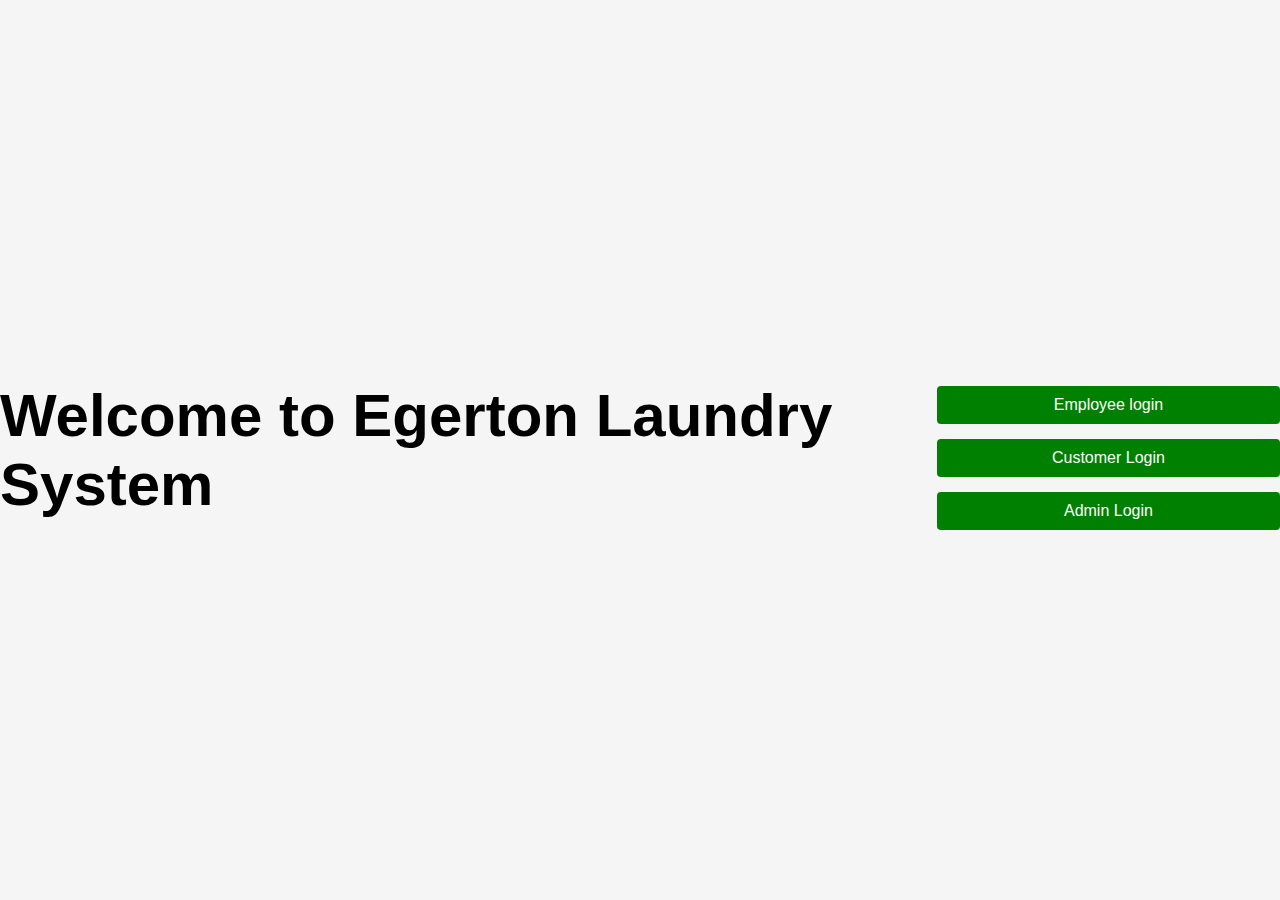
<file: index.html>
<!DOCTYPE html>
<html lang="en">
<head>
    <meta charset="UTF-8">
    <meta name="viewport" content="width=device-width, initial-scale=1.0">
    <title>LAUNDRY MANAGEMENT SYSTEM</title>
    <link rel="stylesheet" href="design.css">
    <link href='https://unpkg.com/boxicons@2.1.4/css/boxicons.min.css' rel='stylesheet'>
    <link rel="icon" type="image/x-icon" href="favicon.ico">

</head>
<body>
    <!--welcome section-->
    <div id="welcome-screen">
        <h1>Welcome to Egerton Laundry System</h1>
        <div class="welcome-screen">
        <button id="empLogin">Employee login</button>
        <button id="customerLogin">Customer Login </button>
        <button id="adminLogin">Admin Login</button>
    </div>
    </div>



    <script src="script.js"></script> <!-- Link to JavaScript file -->
    </body>
    </html>
</file>
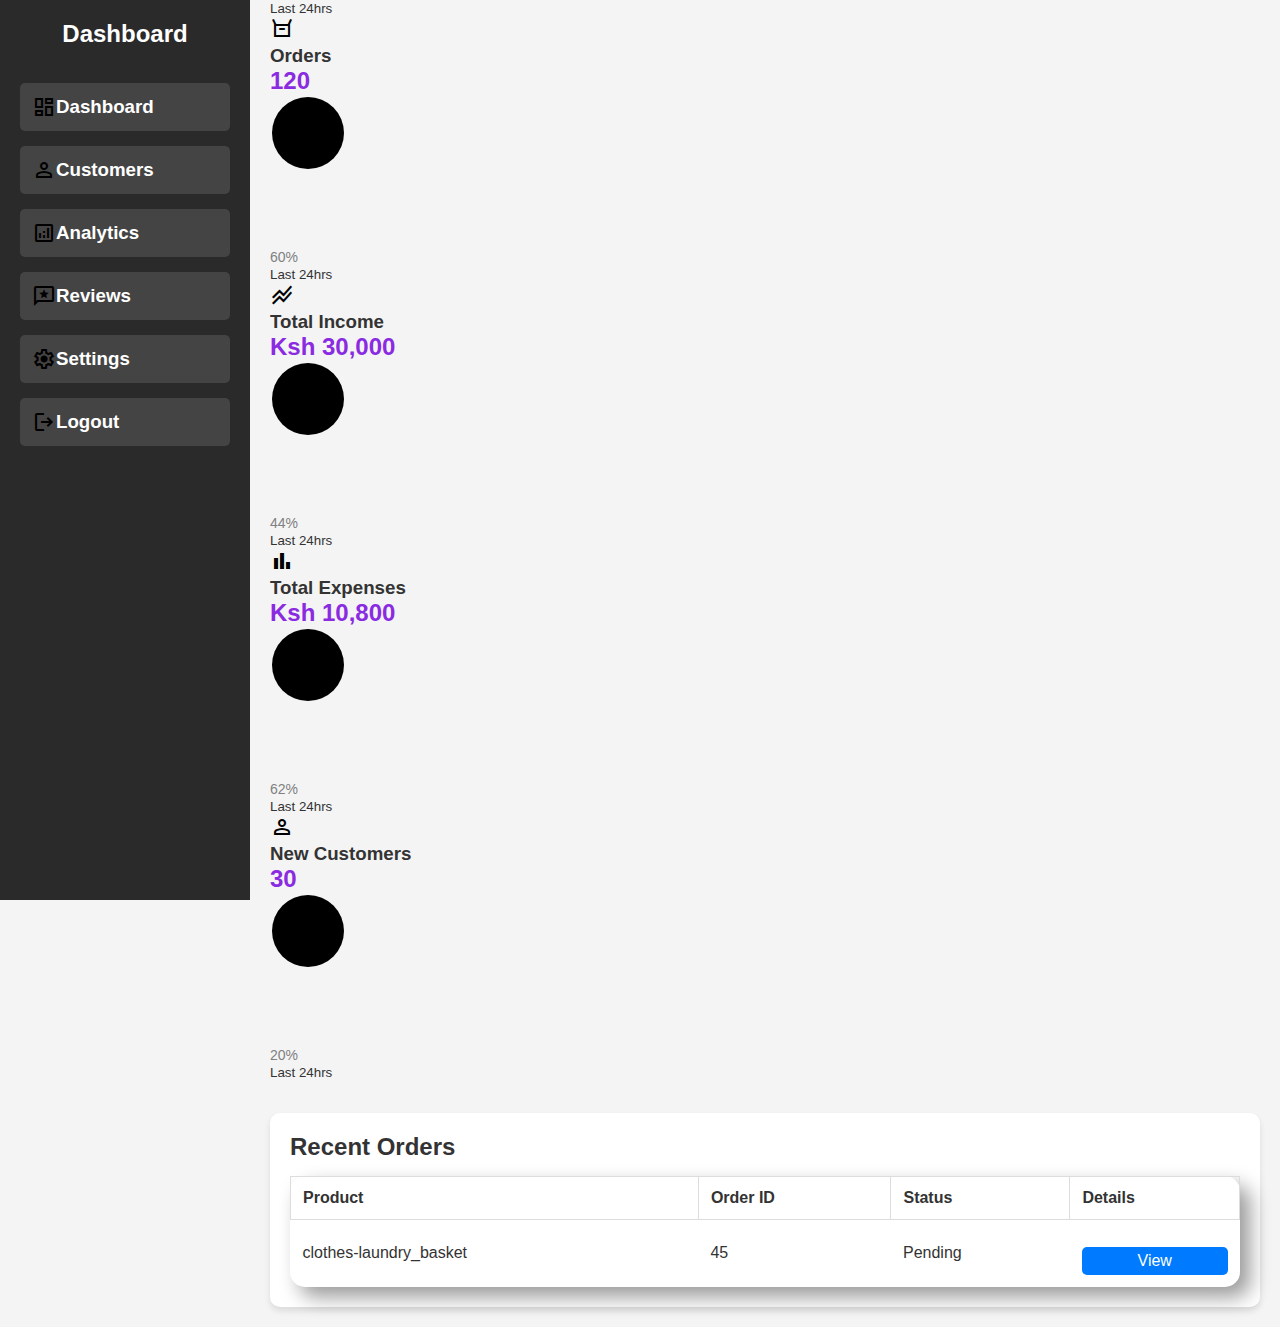
<file: admin_dashboard.html>
<!DOCTYPE html>
<html lang="en">
<head>
    <meta charset="UTF-8">
    <meta name="viewport" content="width=device-width, initial-scale=1.0">
    <title>Admin Dashboard</title>
    <link rel="stylesheet" href="design.css">
    <link rel="stylesheet" href="https://fonts.googleapis.com/css2?family=Material+Symbols+Outlined">
</head>
<body>

    <!-- Sidebar -->
    <aside class="sidebar">
        <h2>Dashboard</h2>
        <ul>
            <li><a href="#">
                <span class="material-symbols-outlined">dashboard</span>
                <h3>Dashboard</h3></a></li>
            <li><a href="#">
                <span class="material-symbols-outlined">person</span>
                <h3>Customers</h3></a></li>
            <li><a href="#">
                <span class="material-symbols-outlined">analytics</span>
                <h3>Analytics</h3></a></li>
            <li><a href="#">
                <span class="material-symbols-outlined">reviews</span>
                <h3>Reviews</h3></a></li>
            <li><a href="#">
                <span class="material-symbols-outlined">settings</span>
                <h3>Settings</h3></a></li>
            <li><a href="#">
                <span class="material-symbols-outlined">logout</span>
                <h3>Logout</h3></a></li>
        </ul>
    </aside>

    <!-- Main section-->
    <main class="content">
        <header>
            <h1>Admin Dashboard</h1>
        </header>

        <div class="date">
            <input type="date">
        </div>
<!--sales section-->
        <div class="insights">
            <div class="sales">
                    <span class="material-symbols-outlined">analytics</span>
                    <div class="middle">
                        <div class="left">
                        <h3>Total Sales</h3>
                        <h1>Ksh 25,908</h1>
                        </div>
                        <div class="progress">
                            <svg>
                                <circle cx="38" cy="38" r="36"></circle>
                            </svg>
                            <div class="number">
                                <p>81%</p>
                            </div>
                        </div>
                    </div>
                    <small class="text-muted">Last 24hrs</small>
                </div>
                <!--orders-->
                <div class="orders">
                    <span class="material-symbols-outlined">orders</span>
                    <div class="middle">
                        <div class="left">
                        <h3>Orders</h3>
                        <h1>120</h1>
                        </div>
                        <div class="progress">
                            <svg>
                                <circle cx="38" cy="38" r="36"></circle>
                            </svg>
                            <div class="number">
                                <p>60%</p>
                            </div>
                        </div>
                    </div>
                    <small class="text-muted">Last 24hrs</small>
                </div>
                <!--Total income-->
                <div class="total_income">
                    <span class="material-symbols-outlined">stacked_line_chart</span>
                    <div class="middle">
                        <div class="left">
                        <h3>Total Income</h3>
                        <h1>Ksh 30,000</h1>
                        </div>
                        <div class="progress">
                            <svg>
                                <circle cx="38" cy="38" r="36"></circle>
                            </svg>
                            <div class="number">
                                <p> 44%</p>
                            </div>
                        </div>
                    </div>
                    <small class="text-muted">Last 24hrs</small>
                </div>
                <!--total expenses-->
                <div class="total_expenses">
                    <span class="material-symbols-outlined">bar_chart</span>
                    <div class="middle">
                        <div class="left">
                        <h3>Total Expenses</h3>
                        <h1>Ksh 10,800</h1>
                        </div>
                        <div class="progress">
                            <svg>
                                <circle cx="38" cy="38" r="36"></circle>
                            </svg>
                            <div class="number">
                                <p>62%</p>
                            </div>
                        </div>
                    </div>
                    <small class="text-muted">Last 24hrs</small>
                </div>
                <!--New customers-->
                <div class="customer">
                    <span class="material-symbols-outlined">person</span>
                    <div class="middle">
                        <div class="left">
                        <h3>New Customers</h3>
                        <h1>30</h1>
                        </div>
                        <div class="progress">
                            <svg>
                                <circle cx="38" cy="38" r="36"></circle>
                            </svg>
                            <div class="number">
                                <p>20%</p>
                            </div>
                        </div>
                    </div>
                    <small class="text-muted">Last 24hrs</small>
                </div>

        <section class="recent-orders">
            <h2>Recent Orders</h2>
            <table>
                <thead>
                    <tr>
                        <th>Product</th>
                        <th>Order ID</th>
                        <th>Status</th>
                        <th>Details</th>
                    </tr>
                </thead>
                <tbody>
                    <tr>
                        <td>clothes-laundry_basket</td>
                        <td>45</td>
                        <td>Pending</td>
                        <td><button>View</button></td>
                    </tr>
                </tbody>
            </table>
        </section>
    </main>

</body>
</html>
</file>
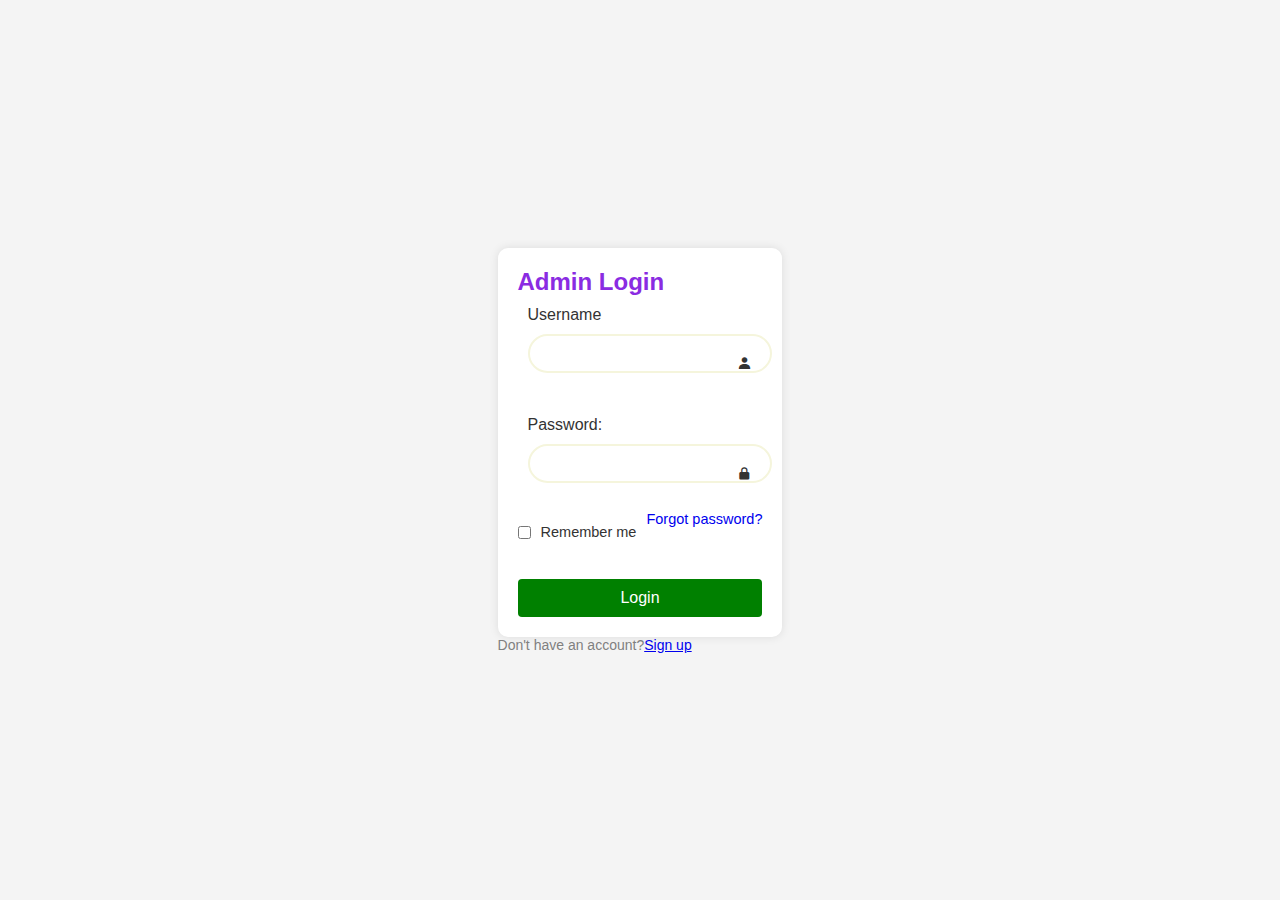
<file: admin_login.html>
<!DOCTYPE html>
<html lang="en">
<head>
    <meta charset="UTF-8">
    <meta name="viewport" content="width=device-width, initial-scale=1.0">
    <title> Admin Login</title>
    <link rel="stylesheet" href="design.css"> <!-- Link to CSS -->
    <link href='https://unpkg.com/boxicons@2.1.4/css/boxicons.min.css' rel='stylesheet'>
</head>
<body>
    
    <div class="login">
        <form action="" id="adminLoginForm">
        <h1>Admin Login</h1>
        <div class="input-box">
            <label for="username">Username</label>
            <input type="text" id="username" name="username" required>
            <i class='bx bxs-user'></i>
        </div>
            
        <div class="input-box">
            <label for="password">Password:</label>
            <input type="password" id="password" name="password" required>
            <i class='bx bxs-lock-alt'></i>
        </div>
            
        <div class="remember-me">
            <label><input type="checkbox">Remember me</label>
            <a href="#">Forgot password?</a>
        </div>

            <button type="submit" class="loginButton">Login</button>
            <p id="loginError" style="color: red;"></p>
        </form>
        <p>Don't have an account?<a href="#" onclick="toggleForms()">Sign up</a></p>
    </div>
</form>
<script src="script.js"></script> <!-- Link to JavaScript file -->
</body>
</html>
</file>
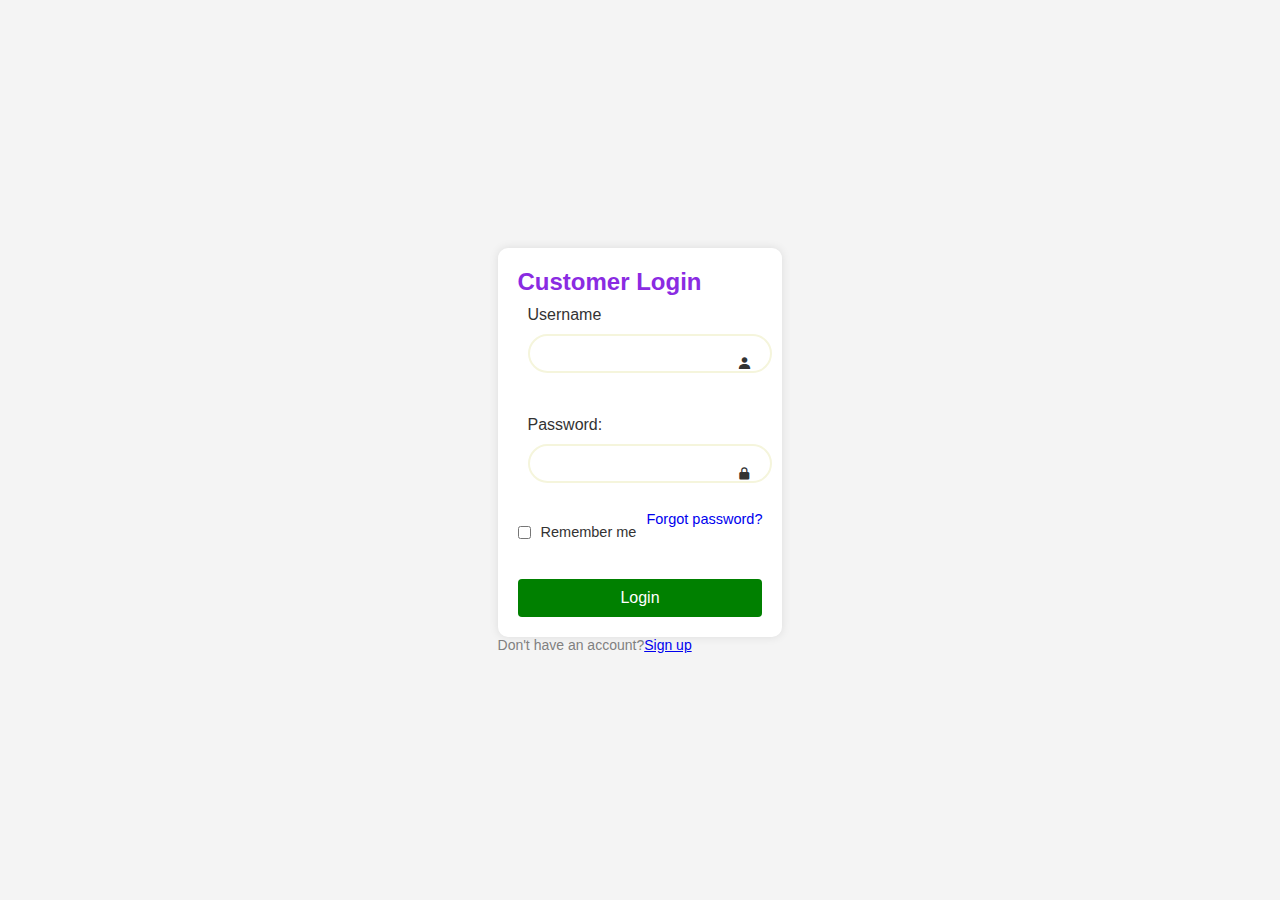
<file: customer_dashboard.html>
<!DOCTYPE html>
<html>
<head>
  <title>Customer dashboard</title>
</head>
<body>
  <main class="main-content">
    <header>
        <h1>Welcome</h1>
    <div class="left-section">
    <div class="theme-toggler">
      <span class="material-symbols-outlined">light_mode</span>
      <span class="material-symbols-outlined">dark_mode</span>
    </div>

    <div class="profile">
      <div class="info">
        <p>Hey, <b>Stacy</b></p>
      </div>
      <div class="profile-photo">
        <span class="material-symbols-outlined">account_circle</span>
      </div>
    </div>
    </div>
    </header>
    
    <script src="script.js"></script>
    </main>
</body>
</file>
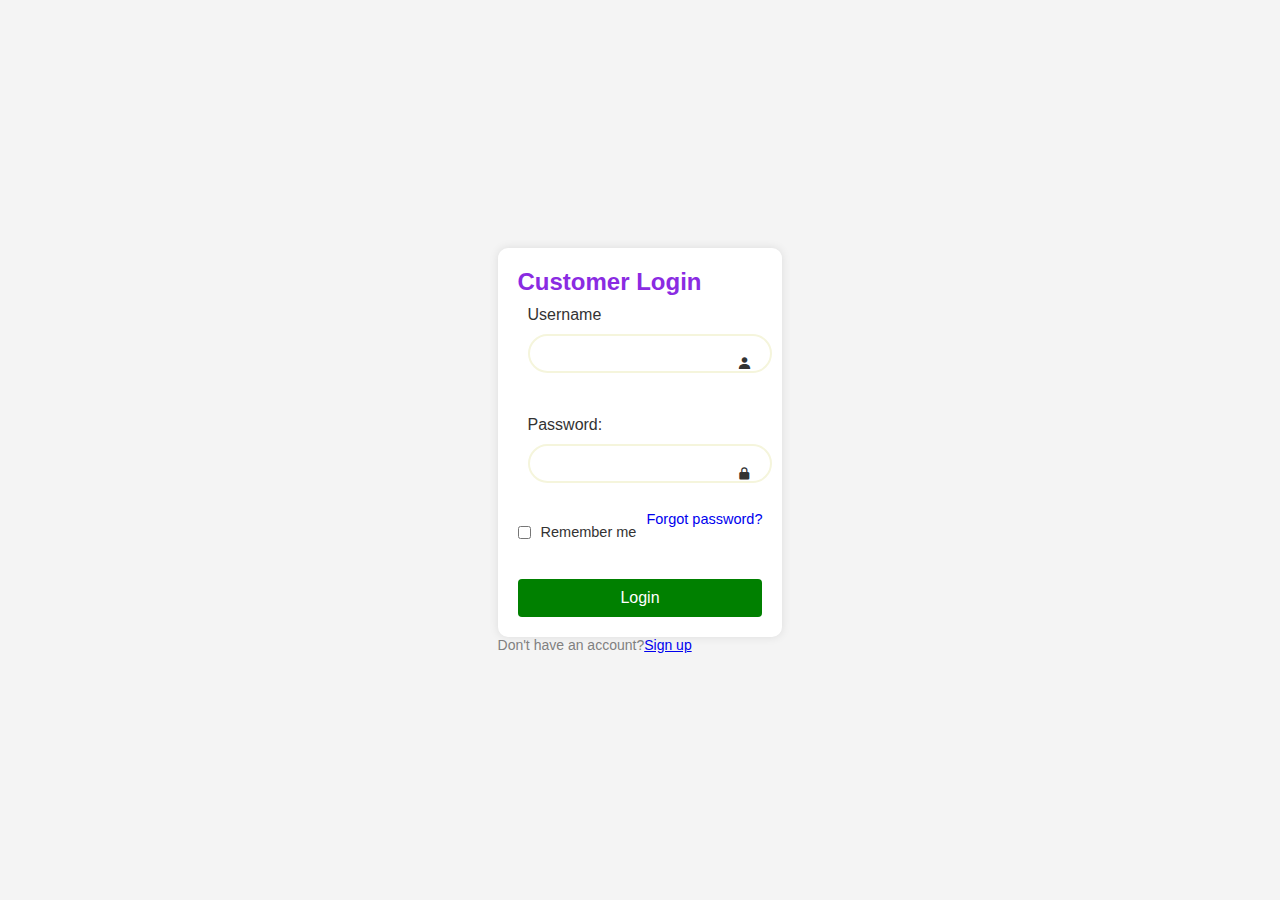
<file: customer_login.html>
<!DOCTYPE html>
<html lang="en">
<head>
    <meta charset="UTF-8">
    <meta name="viewport" content="width=device-width, initial-scale=1.0">
    <title>Customer Login</title>
    <link rel="stylesheet" href="design.css"> <!-- Link to CSS -->
    <link href='https://unpkg.com/boxicons@2.1.4/css/boxicons.min.css' rel='stylesheet'>
</head>
<body>
    
    <div class="login">
        <form action="" id="customerLoginForm">
        <h1>Customer Login</h1>
        <div class="input-box">
            <label for="username">Username</label>
            <input type="text" id="username or email" name="username or email" required>
            <i class='bx bxs-user'></i>
        </div>
            
        <div class="input-box">
            <label for="password">Password:</label>
            <input type="password" id="password" name="password" required>
            <i class='bx bxs-lock-alt'></i>
        </div>
            
        <div class="remember-me">
            <label><input type="checkbox">Remember me</label>
            <a href="#">Forgot password?</a>
        </div>

            <button type="submit">Login</button>
            <p id="loginError" style="color: red;"></p>
        </form>
        <p>Don't have an account?<a href="#" onclick="toggleForms()">Sign up</a></p>
    </div>
</form>
<script src="script.js"></script> <!-- Link to JavaScript file -->
</body>
</html>
</file>
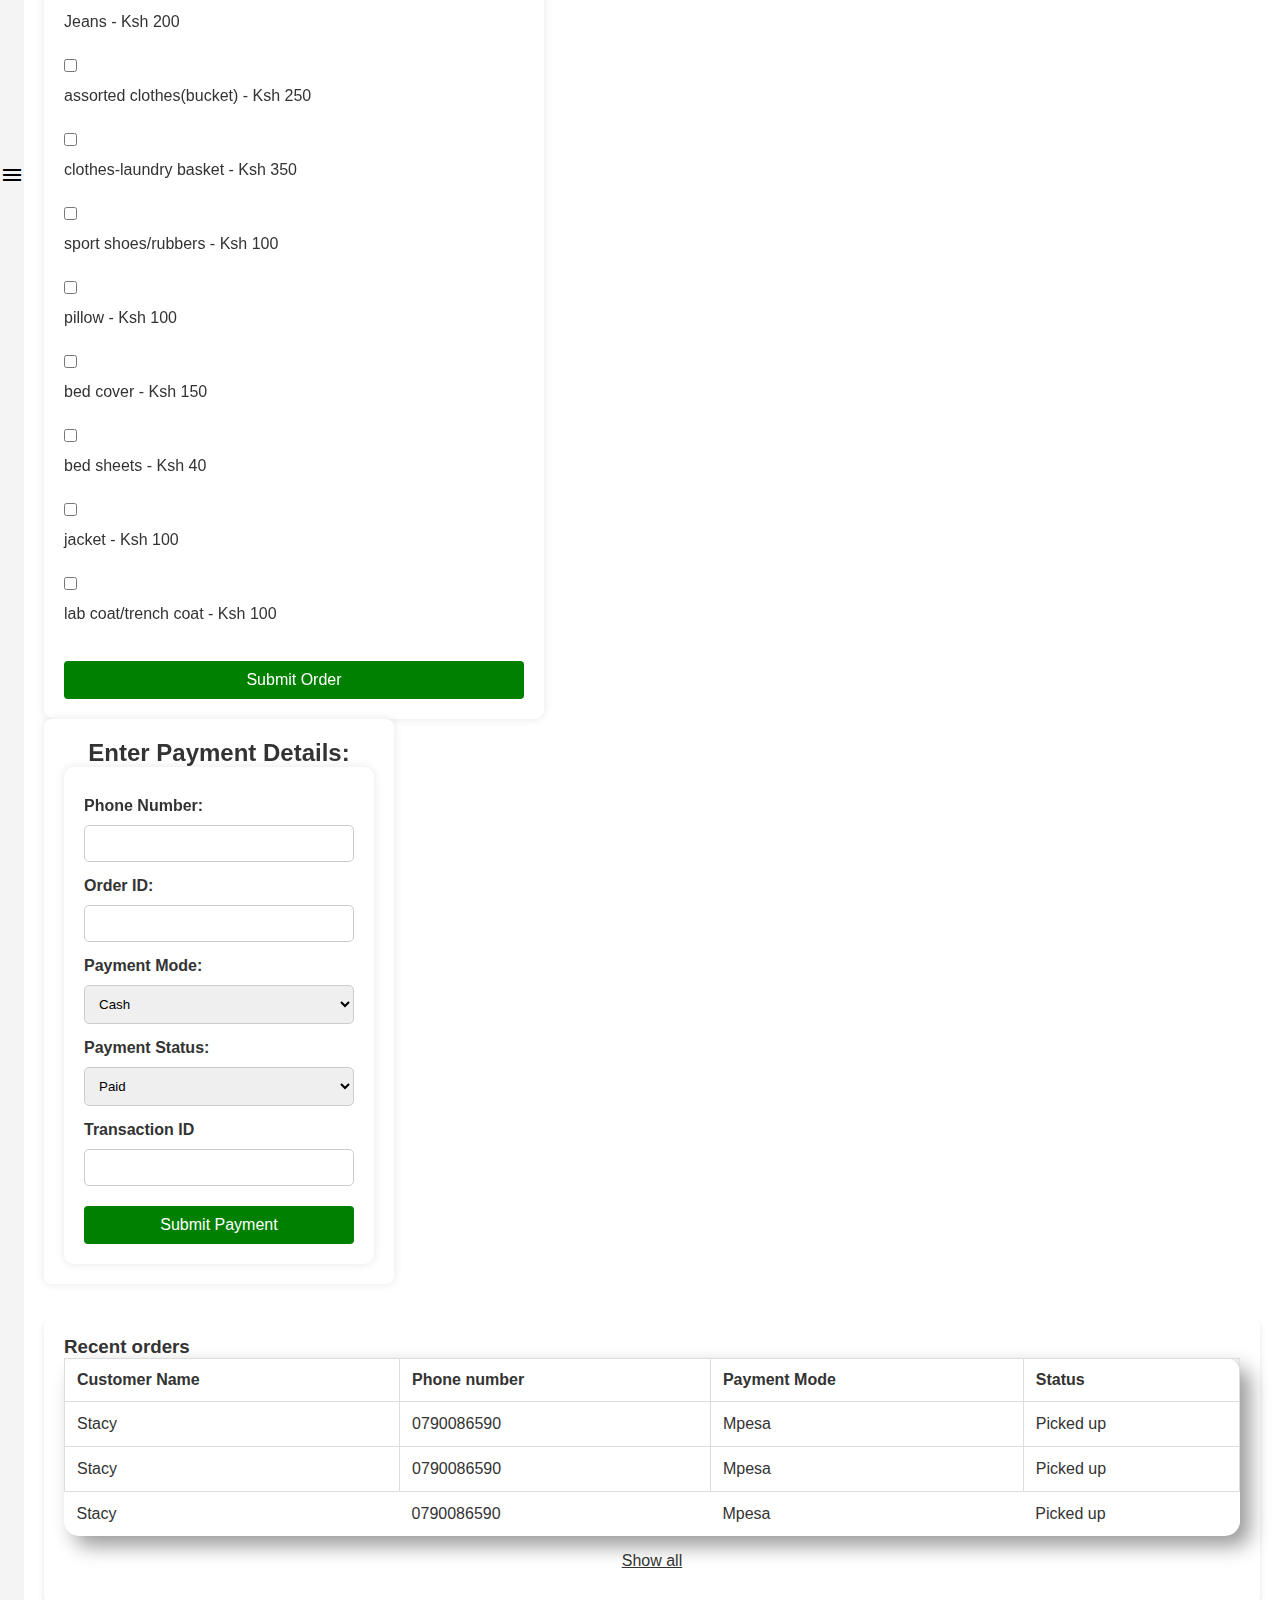
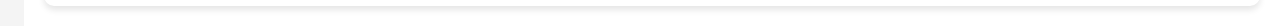
<file: emp_dashboard.html>
<!DOCTYPE html>
<html lang="en">
  <head>
    <meta charset="UTF-8">
    <meta name="viewport" content="width=device-width, initial-scale=1.0">
    <title>LAUNDRY MANAGEMENT SYSTEM</title>
    <link rel="stylesheet" href="https://fonts.googleapis.com/css2?family=Material+Symbols+Outlined">
    <link rel ="stylesheet" href="design.css">

  </head>
  <body>
    <div class="container-section"> 
      <span class="material-symbols-outlined" id="menu">menu</span>
        <!--dashboard section-->
        <div class="container">
          <!--Side bar-->
          <aside>
            <div class="top">
              <div class="logo">
              <h2>Our Services</h2>
              </div>
                <!--Close Button for the sidebar-->
                
              <div>

              </div>
              <div class="sidebar">
                      <a href="#">
                      <span class="material-symbols-outlined">home</span>
                      <h3>Home</h3>
                    </a>
                    <a href="#">
                      <span class="material-symbols-outlined">settings</span>
                      <h3>Settings</h3>
                    </a>
                    <a href="#">
                      <span class="material-symbols-outlined">laundry</span>
                      <h3>Laundry</h3>
                    </a>
                    <a href="#">
                      <span class="material-symbols-outlined">share_reviews</span>
                      <h3>Share_reviews</h3>
                    </a>
                    <a href="#">
                      <span class="material-symbols-outlined">logout</span>
                      <h3>Logout</h3>
                    </a>
                    <div class="close" id="close-btn">
                      <span class="material-symbols-outlined">close</span>
                    </div>
                    </div>
        </aside>
        </div>
    </div>

        <!--Main content-->
        <main class="main-content">
          <header>
              <h1>Welcome</h1>
          <div class="left-section">
          <div id="theme-toggler" class="theme-toggler">
            <span id="light-icon" class="material-symbols-outlined">light_mode</span>
            <span id="dark-icon" class="material-symbols-outlined">dark_mode</span>
          </div>

          <div class="profile">
            <div class="info">
              <p>Hey, <b>Stacy</b></p>
            </div>
            <div class="profile-photo">
              <span class="material-symbols-outlined">account_circle</span>
            </div>
          </div>
          </div>
          </header>

          <!--menu button-->
          <div class="left">
            <div class="top">
              <button id="menu-btn">
                <span class="material-symbols-outlined">menu</span>
              </button>
            </div>
          </div>
          <!--smooth sidebar transitions-->
          <section id="home" class="content-section visible">
            <h2>Home</h2>
            <p>Welcome to our laundry service dashboard.</p>
        </section>

          <div class="Services">
            <form action="saverecord" method="post">
              <label for="customer-name">Customer Name:</label>
                <input type="text" id="customer-name" name="customer-name" required>
                
                <label for="phone">Phone Number:</label>
                <input type="text" id="phone" name="phone" required>
                
                <label for="service">Service Type:</label>
              <select id="service" name="service">
                <option value="wash">Wash</option>
                <option value="iron">Iron</option>
                <option value="dryclean">Dry Cleaning</option>
            </select>

              <label>Choose the item of clothing:</label>
    <input type="checkbox" id="duvet(5*6)" name="items" value="duvet(5*6)" data-price="250">
    <label for="duvet(5*6)">duvet(5*6) - Ksh 250</label><br>

    <input type="checkbox" id="duvet(6*6)" name="items" value="duvet(6*6)" data-price="250">
    <label for="duvet(6*6)">duvet(6*6) - Ksh 250</label><br>

    <input type="checkbox" id="duvet(4*6)" name="items" value="duvet(4*6)" data-price="200">
    <label for="duvet(4*6)">Jeans - Ksh 200</label><br>
    
    <input type="checkbox" id="assorted_clothes(bucket)" name="items" value="assorted clothes(bucket)" data-price="250">
    <label for="assorted_clothes(bucket)">assorted clothes(bucket) - Ksh 250</label><br>

    <input type="checkbox" id="clothes-laundry_basket" name="items" value="clothes-laundry basket" data-price="350">
    <label for="clothes-laundry_basket">clothes-laundry basket - Ksh 350</label><br>

    <input type="checkbox" id="sport_shoes/rubbers" name="items" value="sport shoes/rubbers" data-price="100">
    <label for="sport_shoes/rubbers">sport shoes/rubbers - Ksh 100</label><br>

    <input type="checkbox" id="pillow" name="items" value="pillow" data-price="100">
    <label for="pillow">pillow - Ksh 100</label><br>

    <input type="checkbox" id="bed_cover" name="items" value="bed cover" data-price="150">
    <label for="bed_cover">bed cover - Ksh 150</label><br>
    
    <input type="checkbox" id="bed_sheets" name="items" value="bed sheets" data-price="40">
    <label for="bed_sheets">bed sheets - Ksh 40</label><br>

    <input type="checkbox" id="jacket" name="items" value="jacket" data-price="100">
    <label for="jacket">jacket - Ksh 100</label><br>

    <input type="checkbox" id="lab_coat/trench_coat" name="items" value="lab coat/trench coat" data-price="100">
    <label for="lab_coat/trench_coat">lab coat/trench coat - Ksh 100</label><br>
    
    <button type="submit">Submit Order</button>
            </form>   
          </div>
          <!--Payment-->
          <div class="payment">
            <h2>Enter Payment Details: </h2>
            <form id="paymentForm">
              <label for="phone_number">Phone Number: </label>
              <input type="text" id="phone_number" required>
              <label for="order_id">Order ID: </label>
              <input type="number" id="order_id" required>
              <label for="payment_mode">Payment Mode: </label>
              <select id="payment_mode" required>
                <option value="Cash">Cash</option>
                <option value="Mpesa">Mpesa</option>
                <option value="Credit">Credit/Debit</option>
              </select>
              <label for="payment_status">Payment Status: </label>
              <select id="payment_status" required>
                <option value="Paid">Paid</option>
                <option value="Not Paid">Not Paid</option>
              </select>
              
              <!--Transaction id to be placed-->
              <label for="transaction_id">Transaction ID</label>
              <input type="text" id="transaction_id">
              <button type="button" onclick="submitPayment()">Submit Payment</button>
            </form>
            <div id="output"></div>
          </div>

          <!--order's table for viewing orders-->
          <div class="recent-orders">
            <h3>Recent orders</h3>
            <table>
              <thead>
                <tr>
                  <th>Customer Name</th>
                  <th>Phone number</th>
                  <th>Payment Mode</th>
                  <th>Status</th>     
                </tr>
              </thead>
              <tbody>
                <tr>
                  <td>Stacy</td>
                  <td>0790086590</td>
                  <td>Mpesa</td>
                  <td>Picked up</td>
                </tr>
                <tr>
                  <td>Stacy</td>
                  <td>0790086590</td>
                  <td>Mpesa</td>
                  <td>Picked up</td>
                </tr>
                <tr>
                  <td>Stacy</td>
                  <td>0790086590</td>
                  <td>Mpesa</td>
                  <td>Picked up</td>
                </tr>
              </tbody>
            </table>
            <a href="#">Show all</a>
          </div>

          <!--
              <footer>
                  <p>&copy; 2025 Laundry management System.All rights reserved.</p>
              </footer>-->
              <script src="script.js"></script><!--Link to JavaScript file -->
              </main>
  </body>
</html>
</file>
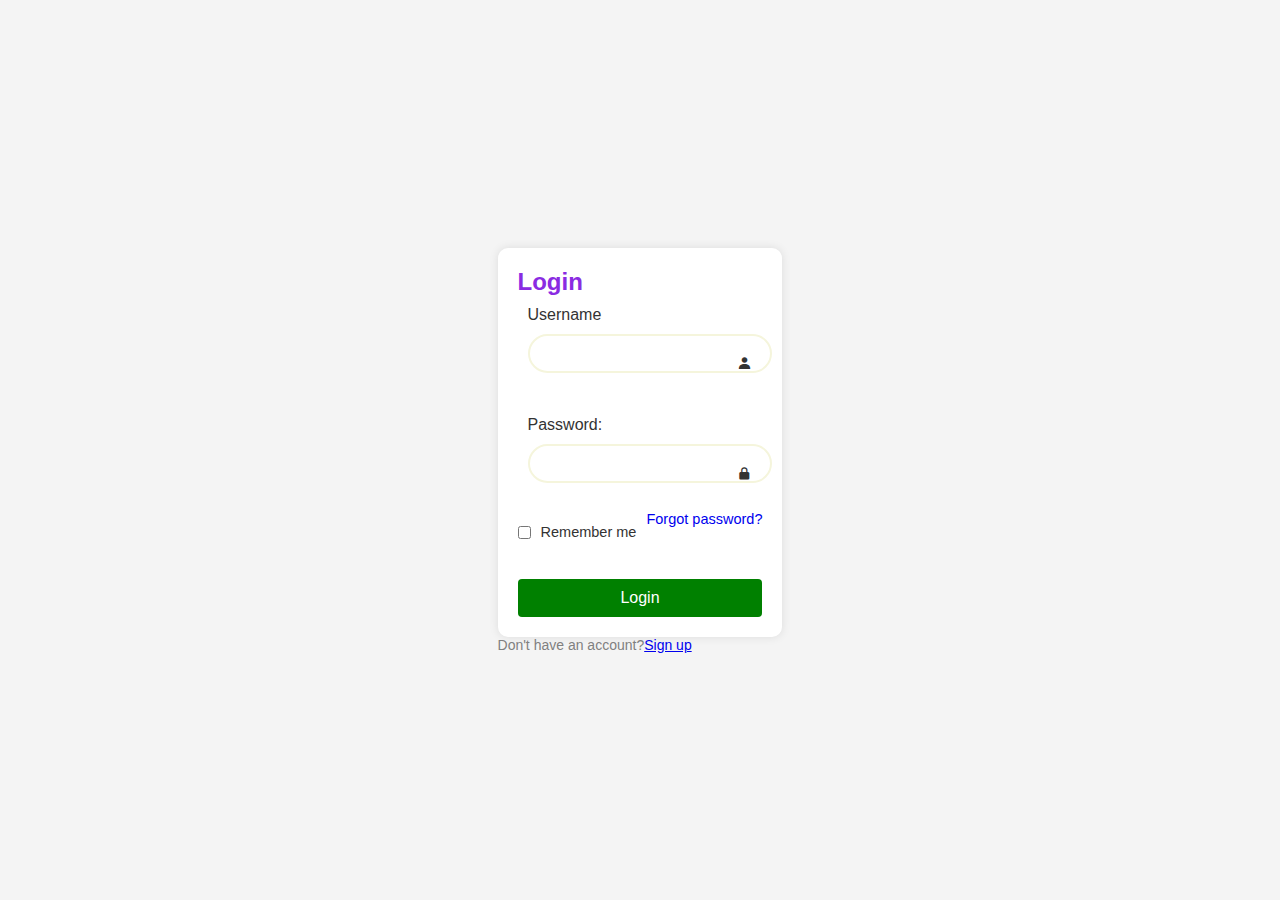
<file: employeeLogin.html>
<!DOCTYPE html>
<html lang="en">
<head>
    <meta charset="UTF-8">
    <meta name="viewport" content="width=device-width, initial-scale=1.0">
    <title>LAUNDRY MANAGEMENT SYSTEM</title>
    <link rel="stylesheet" href="design.css">
    <link href='https://unpkg.com/boxicons@2.1.4/css/boxicons.min.css' rel='stylesheet'>
</head>
<body>
      <!--login section-->
      <div class="login">
        <form action="" id="employeeLoginForm">
        <h1>Login</h1>
        <div class="input-box">
            <label for="username">Username</label>
            <input type="text" id="username" name="username" required>
            <i class='bx bxs-user'></i>
        </div>
            
        <div class="input-box">
            <label for="password">Password:</label>
            <input type="password" id="password" name="password" required>
            <i class='bx bxs-lock-alt'></i>
        </div>
            
        <div class="remember-me">
            <label><input type="checkbox">Remember me</label>
            <a href="#">Forgot password?</a>
        </div>

            <button type="submit" class="loginButton">Login</button>
            <p id="loginError" style="color: red;"></p>
        </form>
        <p>Don't have an account?<a href="#" onclick="toggleForms()">Sign up</a></p>
    </div>
</form>
<script src="script.js"></script> <!-- Link to JavaScript file -->
</body>
</html>
</file>
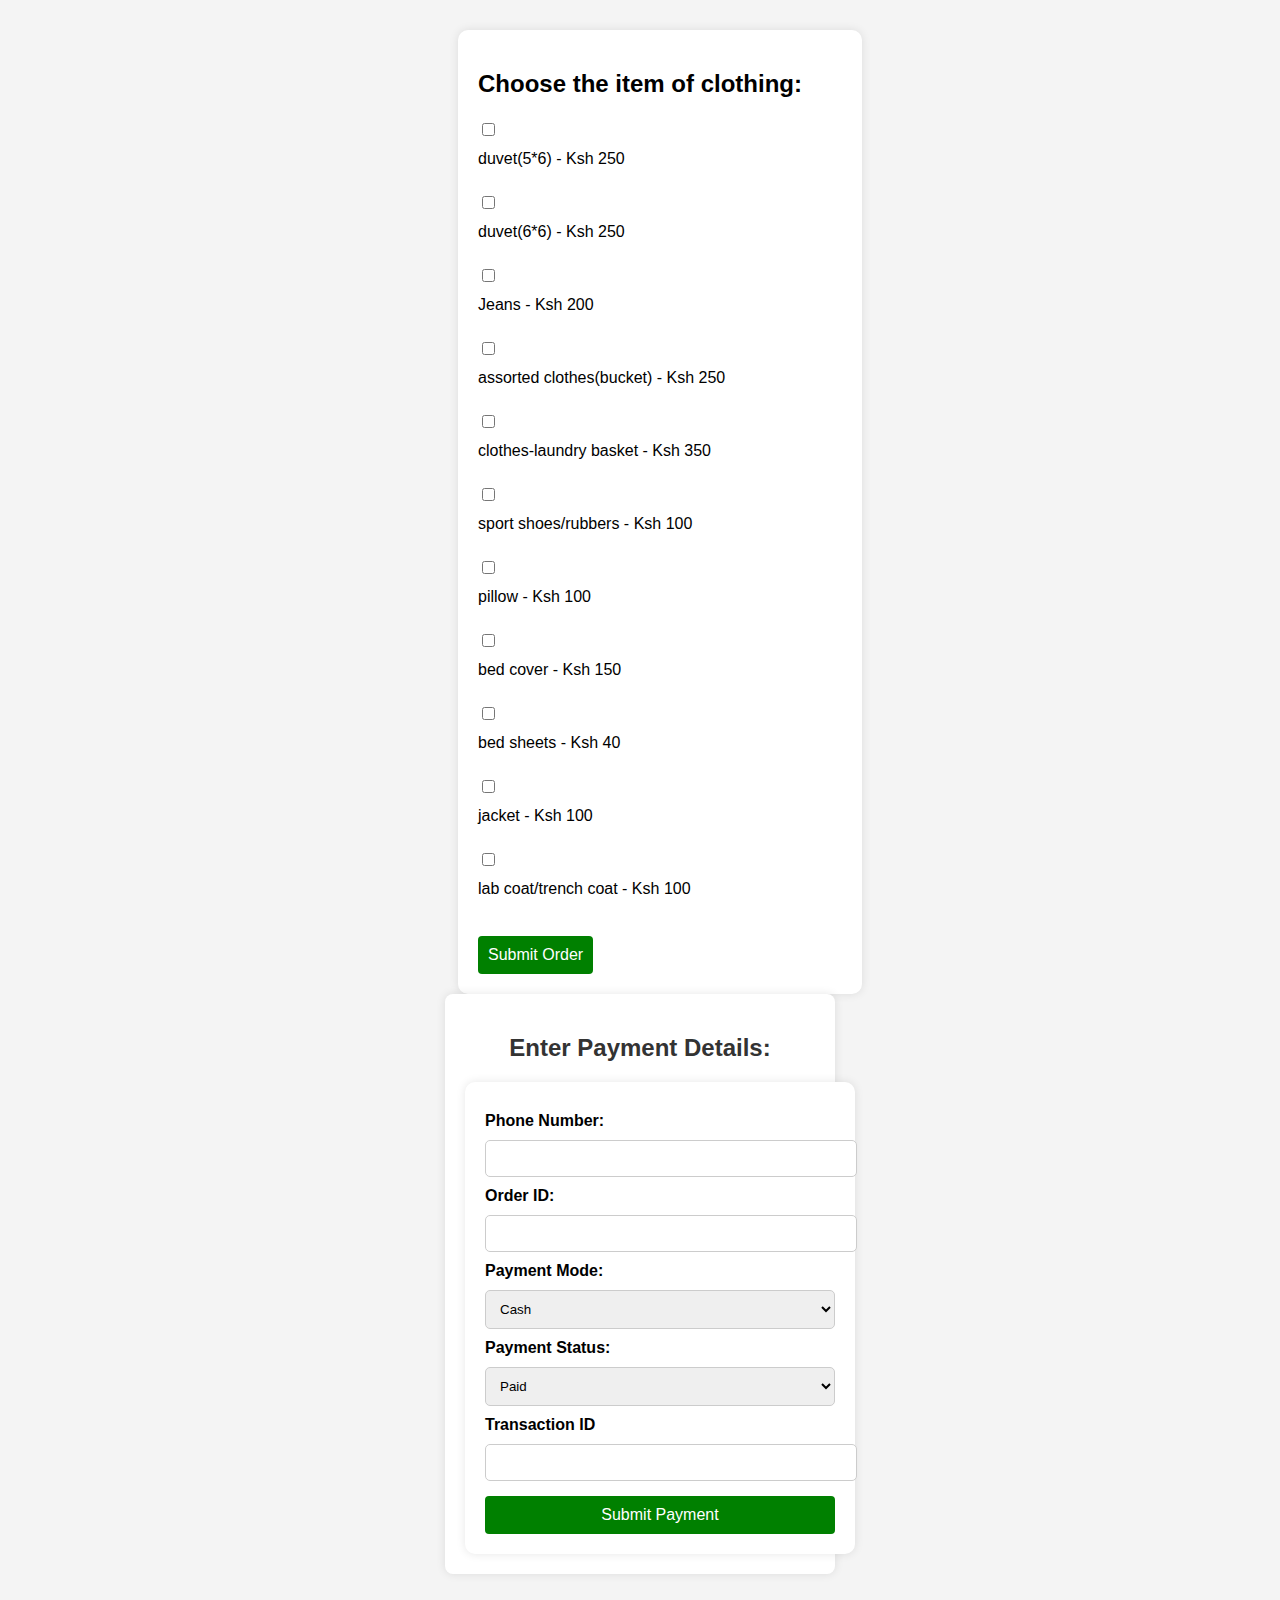
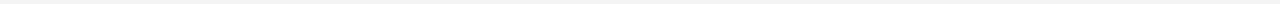
<file: laundry.html>
<!DOCTYPE html>
<html>
    <head>
        <title>Laundry</title>
        <link rel="stylesheet" href="laundry.css">
    </head>
    <body>
        
        <div class="container">

        <div class="Services">
            <form action="saverecord" method="post">
                <h2>Choose the item of clothing:</h2>
    <input type="checkbox" id="duvet(5*6)" name="items" value="duvet(5*6)" data-price="250">
    <label for="duvet(5*6)">duvet(5*6) - Ksh 250</label><br>

    <input type="checkbox" id="duvet(6*6)" name="items" value="duvet(6*6)" data-price="250">
    <label for="duvet(6*6)">duvet(6*6) - Ksh 250</label><br>

    <input type="checkbox" id="duvet(4*6)" name="items" value="duvet(4*6)" data-price="200">
    <label for="duvet(4*6)">Jeans - Ksh 200</label><br>
    
    <input type="checkbox" id="assorted_clothes(bucket)" name="items" value="assorted clothes(bucket)" data-price="250">
    <label for="assorted_clothes(bucket)">assorted clothes(bucket) - Ksh 250</label><br>

    <input type="checkbox" id="clothes-laundry_basket" name="items" value="clothes-laundry basket" data-price="350">
    <label for="clothes-laundry_basket">clothes-laundry basket - Ksh 350</label><br>

    <input type="checkbox" id="sport_shoes/rubbers" name="items" value="sport shoes/rubbers" data-price="100">
    <label for="sport_shoes/rubbers">sport shoes/rubbers - Ksh 100</label><br>

    <input type="checkbox" id="pillow" name="items" value="pillow" data-price="100">
    <label for="pillow">pillow - Ksh 100</label><br>

    <input type="checkbox" id="bed_cover" name="items" value="bed cover" data-price="150">
    <label for="bed_cover">bed cover - Ksh 150</label><br>
    
    <input type="checkbox" id="bed_sheets" name="items" value="bed sheets" data-price="40">
    <label for="bed_sheets">bed sheets - Ksh 40</label><br>

    <input type="checkbox" id="jacket" name="items" value="jacket" data-price="100">
    <label for="jacket">jacket - Ksh 100</label><br>

    <input type="checkbox" id="lab_coat/trench_coat" name="items" value="lab coat/trench coat" data-price="100">
    <label for="lab_coat/trench_coat">lab coat/trench coat - Ksh 100</label><br>
    
    <button type="submit">Submit Order</button>
            </form>   
          </div>
          <!--Payment-->
          <div class="payment-section">
            <h2>Enter Payment Details: </h2>
            <form id="paymentForm">
              <label for="phone_number">Phone Number: </label>
              <input type="text" id="phone_number" required>
              <label for="order_id">Order ID: </label>
              <input type="number" id="order_id" required>
              <label for="payment_mode">Payment Mode: </label>
              <select id="payment_mode" required>
                <option value="Cash">Cash</option>
                <option value="Mpesa">Mpesa</option>
                <option value="Credit">Credit/Debit</option>
              </select>
              <label for="payment_status">Payment Status: </label>
              <select id="payment_status" required>
                <option value="Paid">Paid</option>
                <option value="Not Paid">Not Paid</option>
              </select>
              
              <!--Transaction id to be placed-->
              <label for="transaction_id">Transaction ID</label>
              <input type="text" id="transaction_id">
              <button type="button" onclick="submitPayment()">Submit Payment</button>
            </form>
            <div id="output"></div>
          </div>
          </div>

    </body>
</html>
</file>
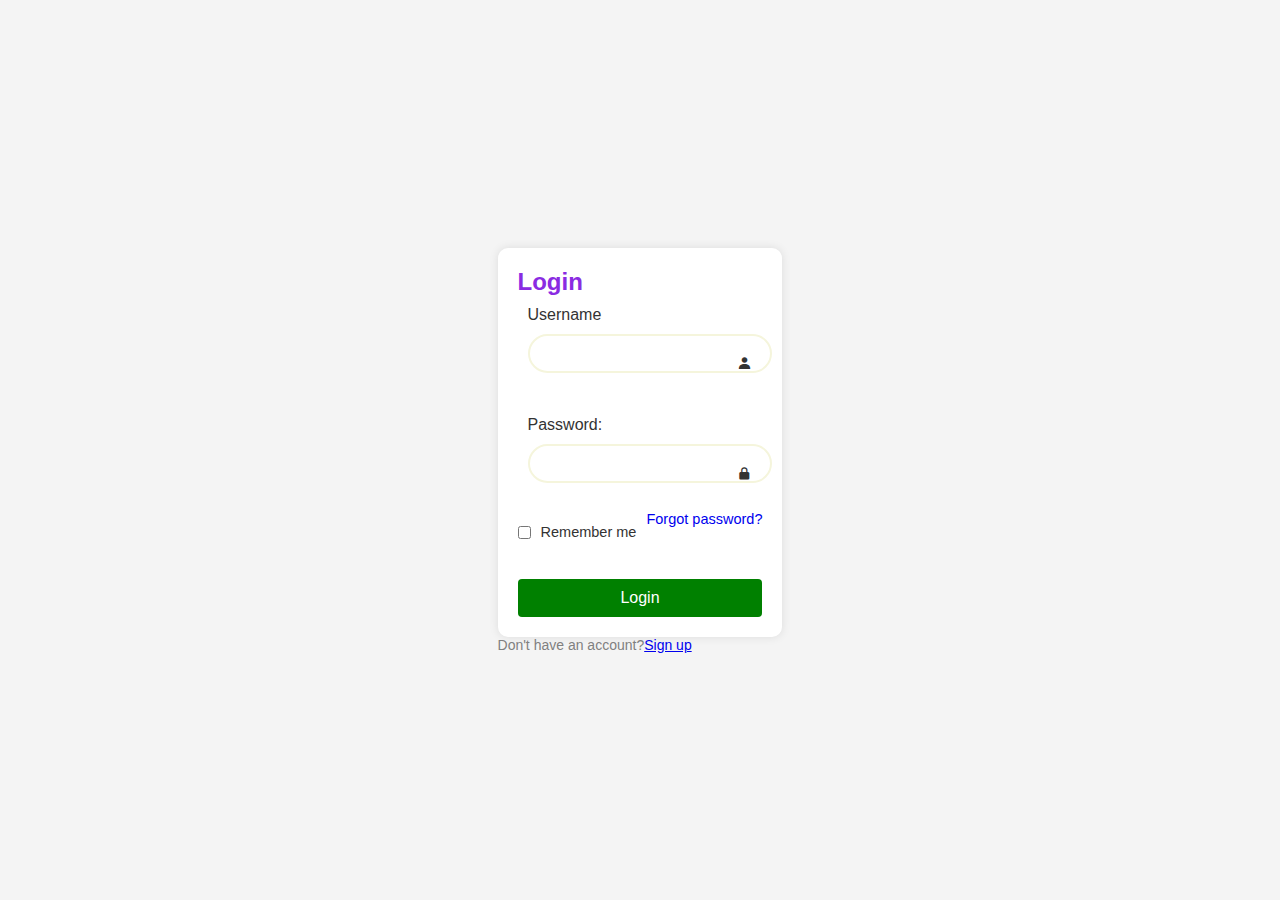
<file: login.html>
<!DOCTYPE html>
<html lang="en">
<head>
    <meta charset="UTF-8">
    <meta name="viewport" content="width=device-width, initial-scale=1.0">
    <title>LAUNDRY MANAGEMENT SYSTEM</title>
    <link rel="stylesheet" href="design.css">
    <link href='https://unpkg.com/boxicons@2.1.4/css/boxicons.min.css' rel='stylesheet'>
</head>
<body>
      <!--login section-->
      <div class="login">
        <form action="" id="employeeLoginForm">
        <h1>Login</h1>
        <div class="input-box">
            <label for="username">Username</label>
            <input type="text" id="username" name="username" required>
            <i class='bx bxs-user'></i>
        </div>
            
        <div class="input-box">
            <label for="password">Password:</label>
            <input type="password" id="password" name="password" required>
            <i class='bx bxs-lock-alt'></i>
        </div>
            
        <div class="remember-me">
            <label><input type="checkbox">Remember me</label>
            <a href="#">Forgot password?</a>
        </div>

            <button type="submit">Login</button>
            <p id="loginError" style="color: red;"></p>
        </form>
        <p>Don't have an account?<a href="#" onclick="toggleForms()">Sign up</a></p>
    </div>
</form>
<script src="script.js"></script> <!-- Link to JavaScript file -->
</body>
</html>
</file>
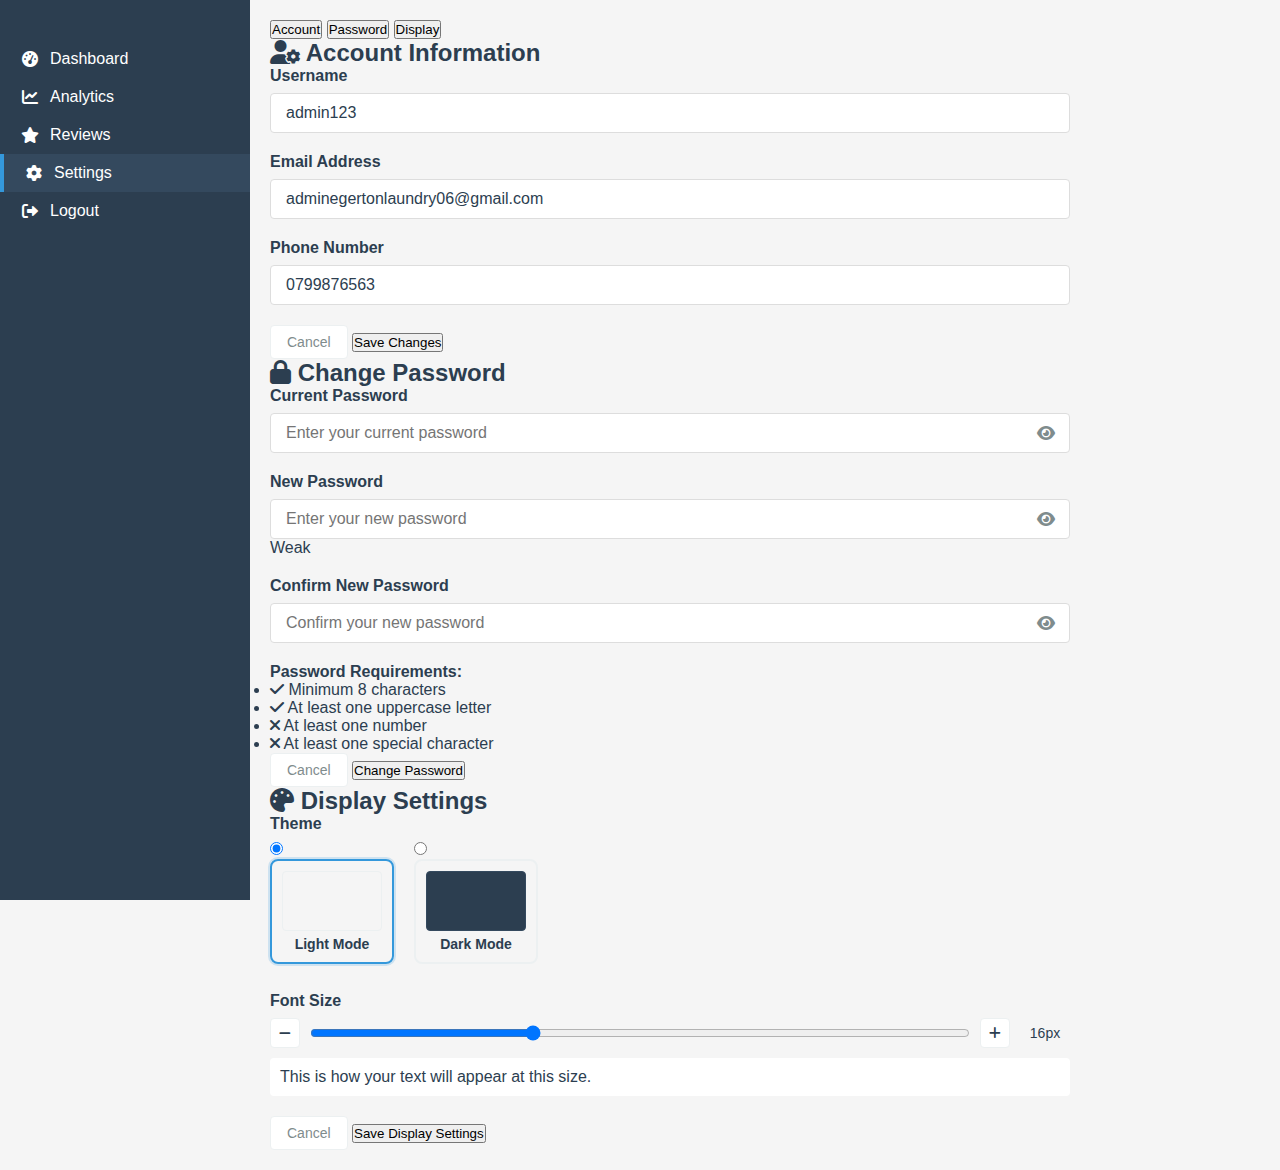
<file: settings.html>
<!DOCTYPE html>
<html lang="en">
<head>
    <meta charset="UTF-8">
    <meta name="viewport" content="width=device-width, initial-scale=1.0">
    <title>Laundry Management - Settings</title>
    <link rel="stylesheet" href="settings.css">
    <link rel="stylesheet" href="https://cdnjs.cloudflare.com/ajax/libs/font-awesome/6.0.0/css/all.min.css">
</head>
<body>
    <div class="admin-container">
        <div class="sidebar">
            <ul class="nav-links">
                <li><a href="dashboard.html"><i class="fas fa-tachometer-alt"></i> Dashboard</a></li>
                <li><a href="analytics.html"><i class="fas fa-chart-line"></i> Analytics</a></li>
                <li><a href="reviews.html"><i class="fas fa-star"></i> Reviews</a></li>
                <li class="active"><a href="settings.html"><i class="fas fa-cog"></i> Settings</a></li>
                <li><a href="#"><i class="fas fa-sign-out-alt"></i> Logout</a></li>
            </ul>
        </div>
        
        <div class="main-content"> 
            <div class="settings-tabs">
                <button class="tab-btn active" data-tab="account">Account</button>
                <button class="tab-btn" data-tab="password">Password</button>
                <button class="tab-btn" data-tab="display">Display</button>
            </div>
            
            <div class="settings-content">
                <!-- Account Settings Tab -->
                <div class="tab-pane active" id="account">
                    <h2><i class="fas fa-user-cog"></i> Account Information</h2>
                    <form class="settings-form">
                        <div class="form-group">
                            <label for="username">Username</label>
                            <input type="text" id="username" value="admin123" placeholder="Enter your username">
                        </div>
                        
                        <div class="form-group">
                            <label for="email">Email Address</label>
                            <input type="email" id="email" value="adminegertonlaundry06@gmail.com" placeholder="Enter your email">
                        </div>
                        
                        <div class="form-group">
                            <label for="phone">Phone Number</label>
                            <input type="tel" id="phone" value="0799876563" placeholder="Enter your phone number">
                        </div>
                        
                       
                        
                        <div class="form-actions">
                            <button type="button" class="cancel-btn">Cancel</button>
                            <button type="submit" class="save-btn">Save Changes</button>
                        </div>
                    </form>
                </div>
                
                <!-- Password Settings Tab -->
                <div class="tab-pane" id="password">
                    <h2><i class="fas fa-lock"></i> Change Password</h2>
                    <form class="settings-form">
                        <div class="form-group">
                            <label for="current-password">Current Password</label>
                            <input type="password" id="current-password" placeholder="Enter your current password">
                            <i class="fas fa-eye toggle-password" data-target="current-password"></i>
                        </div>
                        
                        <div class="form-group">
                            <label for="new-password">New Password</label>
                            <input type="password" id="new-password" placeholder="Enter your new password">
                            <i class="fas fa-eye toggle-password" data-target="new-password"></i>
                            <div class="password-strength">
                                <span class="strength-bar weak"></span>
                                <span class="strength-bar"></span>
                                <span class="strength-bar"></span>
                                <span class="strength-text">Weak</span>
                            </div>
                        </div>
                        
                        <div class="form-group">
                            <label for="confirm-password">Confirm New Password</label>
                            <input type="password" id="confirm-password" placeholder="Confirm your new password">
                            <i class="fas fa-eye toggle-password" data-target="confirm-password"></i>
                        </div>
                        
                        <div class="password-requirements">
                            <h4>Password Requirements:</h4>
                            <ul>
                                <li class="req-met"><i class="fas fa-check"></i> Minimum 8 characters</li>
                                <li class="req-met"><i class="fas fa-check"></i> At least one uppercase letter</li>
                                <li class="req-unmet"><i class="fas fa-times"></i> At least one number</li>
                                <li class="req-unmet"><i class="fas fa-times"></i> At least one special character</li>
                            </ul>
                        </div>
                        
                        <div class="form-actions">
                            <button type="button" class="cancel-btn">Cancel</button>
                            <button type="submit" class="save-btn">Change Password</button>
                        </div>
                    </form>
                </div>
                
                <!-- Display Settings Tab -->
                <div class="tab-pane" id="display">
                    <h2><i class="fas fa-palette"></i> Display Settings</h2>
                    <form class="settings-form">
                        <div class="form-group">
                            <label>Theme</label>
                            <div class="theme-options">
                                <label class="theme-option">
                                    <input type="radio" name="theme" value="light" checked>
                                    <div class="theme-preview light-theme">
                                        <div class="theme-sample"></div>
                                        <span>Light Mode</span>
                                    </div>
                                </label>
                                <label class="theme-option">
                                    <input type="radio" name="theme" value="dark">
                                    <div class="theme-preview dark-theme">
                                        <div class="theme-sample"></div>
                                        <span>Dark Mode</span>
                                    </div>
                                </label>
                            </div>
                        </div>
                        
                        <div class="form-group">
                            <label for="font-size">Font Size</label>
                            <div class="font-size-control">
                                <button type="button" class="font-decrease"><i class="fas fa-minus"></i></button>
                                <input type="range" id="font-size" min="12" max="24" value="16" step="1">
                                <button type="button" class="font-increase"><i class="fas fa-plus"></i></button>
                                <span class="font-size-value">16px</span>
                            </div>
                            <div class="font-size-preview">
                                <p style="font-size: 16px;">This is how your text will appear at this size.</p>
                            </div>
                        </div>
                        
                        <div class="form-actions">
                            <button type="button" class="cancel-btn">Cancel</button>
                            <button type="submit" class="save-btn">Save Display Settings</button>
                        </div>
                    </form>
                </div>
            </div>
        </div>
    </div>

    <script src="settings.js"></script>
</body>
</html>
</file>
<file: design.css>
@import url('https://fonts.googleapis.com/css2?family=Poppins:wght@300;400;600&display=swap');

* {
    margin: 0;
    padding: 0;
    box-sizing: border-box;
    font-family: 'Poppins', sans-serif;
}

body {
    
    display: flex;
    justify-content: center;
    align-items: center;
    height: 100vh;
    background: teal;
}


/*=========login page==========*/
.login .input-box{
    position:relative;
    width:100%;
    height:100px;
    margin:10px;

}

.input-box input{
    background:transparent;
    border:2px solid beige;
    border-radius: 40px;
}

.input-box i{
    position:absolute;
    right:20px;
    top:50%;
    font-size:15px;
}

.login .remember-me{
    display:flex;
    justify-content:space-between;
    font-size:14.5px;
    margin:-15px 0 15px;
    gap: 10px;
}

.remember-me label{
    display:flex;
    align-items: center;
    gap:5px;
}

.remember-me a{
    margin-left:auto;
    text-decoration: none;
}
.remember-me a:hover{
    text-decoration: underline;
}


h1 {
    color: blueviolet;
    font-size: 24px;
}

p {
    font-size: 14px;
    color: gray;
}

.input-group {
    margin: 15px 0;
    width: 100%;
}

input {
    width: 100%;
    padding: 12px;
    border: 1px solid #ccc;
    border-radius: 5px;
    outline: none;
    transition: border 0.3s ease;
}

input:focus {
    border-color: #2b5876;
}

button {
    width: 100%;
    padding: 12px;
    background: #2b5876;
    color: white;
    border: none;
    border-radius: 5px;
    cursor: pointer;
    transition: 0.3s;
}

button:hover {
    background: turquoise;
}

.signup-text {
    margin-top: 15px;
    font-size: 14px;
}

.signup-text a {
    color: #2b5876;
    text-decoration: none;
    font-weight: bold;
}

.error-message {
    color: red;
    font-size: 14px;
    margin-top: 10px;
}

.navbar{
    background-color: bisque;
    color:white;
    padding: 15px;
    display:flex;
    justify-content: space-between;
    align-items:center;
}

.logout-btn{
    background-color: white;
    color: #007bff;
    border: none;
    padding: 10px 15px;
    cursor: pointer;
    border-radius: 5px; 
}

.logout-btn:hover {
    background-color: #0056b3;
    color: turquoise;
}

.service {
    background-color: white;
    padding: 20px;
    margin: 15px;
    border-radius: 10px;
    box-shadow: 0 0 10px rgba(0, 0, 0, 0.1);
    text-align: center;
    width: 250px;
}

.service img {
    width: 50px;
    height: 50px;
}

.service button {
    background-color: #007bff;
    color: white;
    border: none;
    padding: 10px;
    margin-top: 10px;
    cursor: pointer;
    border-radius: 5px;
}

.service button:hover {
    background-color: #0056b3;
}

footer {
    margin-top: 20px;
    padding: 10px;
    background-color:paleturquoise;
    color: white;
}
/* Welcome screen: full page and visible by default */
#welcome-screen {
    position: fixed;
    top: 0;
    left: 0;
    width: 100%;
    height: 100%;
    background-color: whitesmoke;
    display: flex;
    justify-content: center;
    align-items: center;
    font-size: 2rem;
    z-index: 9999; /* Makes sure it's on top of everything */
    transition: opacity 1s ease; /* For fade-out effect */
}
#welcome-screen h1{
    font-size: 60px;
    color: black;
}
/* Main content hidden initially */
#main-content {
    display: none; /* Hidden by default */
    text-align: center;
    padding-top: 50px;
}


/* General Styles */
body {
    font-family: Arial, sans-serif;
    margin: 0;
    padding: 0;
    background-color: #f4f4f4;
    color: #333;
    transition: background 0.3s, color 0.3s;
}

/* Dark Mode */
body.dark-mode {
    background-color: #222;
    color: #fff;
}

/* Container Layout */
.container {
    display: flex;
    height: 100vh;
}

/* Sidebar */
.sidebar {
    width: 250px;
    background-color: #333;
    color: white;
    padding: 20px;
    display: flex;
    flex-direction: column;
}

.sidebar h2 {
    text-align: center;
}

.sidebar nav ul {
    list-style: none;
    padding: 0;
}

.sidebar nav ul li {
    margin: 15px 0;
}

.sidebar nav ul li a {
    color: white;
    text-decoration: none;
    display: block;
    padding: 10px;
    border-radius: 5px;
}

.sidebar nav ul li a:hover {
    background-color: #555;
}

/* Main Content */
.main-content {
    flex: 1;
    padding: 20px;
}

/* Header */
header {
    display: flex;
    justify-content: space-between;
    align-items: center;
    background: #fff;
    padding: 10px 20px;
    border-radius: 5px;
}

.dark-mode header {
    background: #444;
}

/* Theme Toggle Button */
#theme-toggle {
    padding: 10px;
    background: #007bff;
    color: white;
    border: none;
    cursor: pointer;
    border-radius: 5px;
}

#theme-toggle:hover {
    background: #0056b3;
}

/* Form Styling */
form {
    background: #fff;
    padding: 20px;
    border-radius: 5px;
    box-shadow: 0 0 10px rgba(0, 0, 0, 0.1);
}

.dark-mode form {
    background: #444;
}

/* Input Fields */
input, select {
    width: 100%;
    padding: 8px;
    margin: 5px 0;
    border: 1px solid #ccc;
    border-radius: 5px;
}

/* Checkbox Styling */
input[type="checkbox"] {
    margin-right: 5px;
}

/* Submit Button */
button {
    width: 100%;
    padding: 10px;
    margin-top: 10px;
    background: #28a745;
    color: white;
    border: none;
    cursor: pointer;
    border-radius: 5px;
}

button:hover {
    background: #218838;
}

/* Footer */
footer {
    text-align: center;
    padding: 10px;
    background: #333;
    color: white;
    position: absolute;
    bottom: 0;
    width: 100%;
}

/* Responsive Design */
@media (max-width: 768px) {
    .container {
        flex-direction: column;
    }
    
    aside{
        height:100vh;
        background:gray;

    }
    /*sidebar*/
    aside .sidebar {
        width: 100%;
        text-align: center;
    }
    
    .sidebar nav ul {
        display: flex;
        justify-content: center;
    }

    .sidebar nav ul li {
        margin: 0 10px;
    }
}

.service button {
    background-color: #007bff;
    color: white;
    border: none;
    padding: 10px;
    margin-top: 10px;
    cursor: pointer;
    border-radius: 5px;
}

.service button:hover {
    background-color: #0056b3;
}

footer {
    margin-top: 20px;
    padding: 10px;
    background-color:paleturquoise;
    color: white;
}
/* Welcome screen: full page and visible by default */
#welcome-screen {
    position: fixed;
    top: 0;
    left: 0;
    width: 100%;
    height: 100%;
    background-color: whitesmoke;
    display: flex;
    justify-content: center;
    align-items: center;
    font-size: 2rem;
    z-index: 9999; /* Makes sure it's on top of everything */
    transition: opacity 1s ease; /* For fade-out effect */
}
#welcome-screen h1{
    font-size: 60px;
    color: black;
}
/* Main content hidden initially */
#main-content {
    display: none; /* Hidden by default */
    text-align: center;
    padding-top: 50px;
}

/*======== EMPLOYEE DASHBOARD=============*/
:root {
    --card-border-radius: 10px;
    --card-padding: 15px;
    --box-shadow:10px 10px 20px rgba(0, 0, 0, 0.4);
}

.container {
    display: flex;
    width: 100%;
    height: 100vh;
}

/*==========Sidebar===========*/
.sidebar {
    width: 250px;
    background: bisque;
    padding: 20px;
    height: 100%;
}

.sidebar h2 {
    margin-bottom: 20px;
}

.sidebar nav ul {
    list-style: none;
    padding: 0;
}

.sidebar nav ul li {
    display: flex;
    align-items: center;
    margin-bottom: 15px;
}

.sidebar nav ul li a {
    display:flex;
    align-items: center;
    gap: 10px; /*gap btwn icon &text*/
    padding:10px;
    text-decoration: none;
    color: black;
    font-size: 18px;
}

.material-symbols-outlined{
    font-size: 24px; /*icon size*/
    color: black;
}
/*============Main Content============*/
.main-content {
    flex: 1;
    padding: 20px;
    background: white;
    overflow-y: auto;
}

header {
    display: flex;
    justify-content: space-between;
    align-items: center;
    margin-bottom: 20px;
}

.theme-toggle {
    display:flex;
    gap: 10px;
    align-items: center;
    justify-content: flex-end
}

.theme-toggle span{
    font-size: 24px; /*adjust icon size*/
    cursor: pointer; /*make icon clickable*/
}

.profile{
    display:flex;
    align-items:center;
    gap:15px; /*space btwn text & icon*/
}
.right .profile .info p {
    margin: 0;
    font-size: 16px;
}

.right .profile-photo {
    display: flex;
    align-items: center;
    justify-content: center;
}

.right .profile-photo .material-symbols-outlined {
    font-size: 40px; /* Medium-sized icon */
}

/*==============Laundry Services Form============*/
form {
    background: white;
    padding: 20px;
    border-radius: 10px;
    box-shadow: 0 0 10px rgba(0, 0, 0, 0.1);
    width: 100%;
    max-width: 500px;
}

form label {
    display: block;
    margin: 10px 0 5px;
}

form input, form select {
    width: 100%;
    padding: 10px;
    border: 1px solid #ccc;
    border-radius: 5px;
}

form input[type="checkbox"] {
    width: auto;
}

/* Service Boxes */
.service {
    background-color: white;
    padding: 20px;
    margin: 15px;
    border-radius: 10px;
    box-shadow: 0 0 10px rgba(0, 0, 0, 0.1);
    text-align: center;
    width: 250px;
}

.service img {
    width: 50px;
    height: 50px;
}

.service button {
    background-color: #007bff;
    color: white;
    border: none;
    padding: 10px;
    margin-top: 10px;
    cursor: pointer;
    border-radius: 5px;
}

.service button:hover {
    background-color: #0056b3;
}

/* Logout Button */
.logout-btn {
    background-color: white;
    color: #007bff;
    border: none;
    padding: 10px 15px;
    cursor: pointer;
    border-radius: 5px; 
}

.logout-btn:hover {
    background-color: #0056b3;
    color: turquoise;
}

/* Footer */
footer {
    margin-top: 20px;
    padding: 10px;
    background-color: paleturquoise;
    color: white;
    text-align: center;
    width: 100%;
    position: fixed;
    bottom: 0;
}

/* Welcome Screen */
#welcome-screen {
    position: fixed;
    top: 0;
    left: 0;
    width: 100%;
    height: 100%;
    background-color: whitesmoke;
    display: flex;
    justify-content: center;
    align-items: center;
    font-size: 2rem;
    z-index: 9999;
    transition: opacity 1s ease;
}

#welcome-screen h1 {
    font-size: 60px;
    color: black;
}

/* Main Content Hidden Initially */
#main-content {
    display: none;
    text-align: center;
    padding-top: 50px;
}

/*menu button*/
/* Style the menu button */
.top {
    display: flex;
    justify-content: flex-end;
    align-items: center;  /* Moves the icon to the right */
    padding: 10px;
}
#menu-btn {
    background-color: transparent; /* Remove default button styling */
    border: none;
    cursor: pointer;
    padding: 10px;
    font-size: 24px;
    display: flex;
    align-items: center;
    justify-content: center;
    transition: transform 0.3s ease, background-color 0.3s ease;
}

/* Add hover effect */
#menu-btn:hover {
    background-color: rgba(0, 0, 0, 0.1); /* Light hover background */
    border-radius: 50%; /* Make it circular */
}

/* Add click animation */
#menu-btn:active {
    transform: scale(0.9); /* Slightly shrink when clicked */
}

/* Style the menu icon */
#menu-btn .material-symbols-outlined {
    font-size: 32px; /* Adjust icon size */
    color: #333; /* Dark color */
    transition: color 0.3s ease;
}

/* Change color on hover */
#menu-btn:hover .material-symbols-outlined {
    color: teal; /* Change color when hovered */
}

/*Dark Mode*/
body.dark-mode {
    background: #121212;
    color: white;
}

.dark-mode .sidebar {
    background: #333;
}

.dark-mode .sidebar nav ul li a {
    color: white;
}

.dark-mode .main-content {
    background: #222;
}

.dark-mode form {
    background: #333;
    color: white;
}

.dark-mode input, .dark-mode select {
    background: #444;
    color: white;
    border: 1px solid #666;
}

.dark-mode button {
    background: #0056b3;
}

.dark-mode footer {
    background-color: #222;
}
/*=========PAYMENT DETAILS SECTION===========*/
.payment{
    background: white;
    padding: 20px;
    border-radius: 8px;
    box-shadow: 0px 0px 10px rgba(0, 0, 0, 0.1);
    width: 350px;
    text-align: center;
}

.payment h2{
    color:#333;
}

.payment form{
    display: flex;
    flex-direction: column;
    text-align: left;
}

.payment label{
    font-weight: bold;
    margin-top: 10px;
}
input,select{
    padding: 8px;
    margin-top: 5px;
    border: 1px solid #ccc;
    border-radius: 4px;
}

button{
    background: green;
    color:white;
    border: none;
    padding: 10px;
    margin-top: 15px;
    border-radius: 4px;
    cursor: pointer;
    font-size: 16px;
}

button:hover{
    background: turquoise;
}
#output{
    margin-top: 20px;
    padding: 10px;
    background-color: #d4edda;
    color: #155724;
    border-radius: 5px;
    display:none;
}
/*===========RECENT ORDER'S TABLE==========*/
.recent-orders{
    margin-top:2rem;
}
.recent-orders h2{
    margin-bottom: 0.8rem;
}
.recent-orders table{
    background-color: white;
    width:100%;
    border-radius:var(--card border-radius);
    border-radius:var(--card-padding);
    text-align: center;
    box-shadow: var(--box-shadow);
    transition: all 300ms ease;
}

.recent-orders table:hover{
    box-shadow: none;
}
.recent-orders td{
    height: 2.8rem;
    border-bottom: 1px  solid black;
    color: #333;
}
.recent-orders tbody tr:last-child td{
    border:none;
}
.recent-orders a{
    text-align: center;
    display: block;
    margin: 1rem auto;
    color: #333;
}
/*===========CUSTOMER DASHBOARD=======*/
.profile{
    display:flex;
    align-items:center;
    gap:15px; /*space btwn text & icon*/
}
.right .profile .info p {
    margin: 0;
    font-size: 16px;
}

.right .profile-photo {
    display: flex;
    align-items: center;
    justify-content: center;
}

.right .profile-photo .material-symbols-outlined {
    font-size: 40px; /* Medium-sized icon */
}

body.dark-mode {
    background: #121212;
    color: white;
}
/* ============ADMIN DASHBOARD============ */
/* Reset and general styles */
* {
    margin: 0;
    padding: 0;
    box-sizing: border-box;
    font-family: Arial, sans-serif;
}

body {
    display: flex;
    background: #f4f4f4;
}

/* ======= Sidebar ======= */
.sidebar {
    width: 250px;
    background: #2a2a2a;
    color: white;
    height: 100vh;
    padding: 20px;
    position: fixed;
    left: 0;
    top: 0;
    transition: all 0.3s ease;
}

.sidebar h2 {
    text-align: center;
    margin-bottom: 20px;
}

.sidebar ul {
    list-style: none;
    padding: 0;
}

.sidebar ul li {
    margin: 15px 0;
}

.sidebar ul li a {
    color: white;
    text-decoration: none;
    display: flex;
    align-items: center;
    padding: 12px;
    background: #444;
    border-radius: 5px;
    transition: background 0.3s;
}

.sidebar ul li a:hover {
    background: #007bff;
}

/* ======= Main Content ======= */
.content {
    margin-left: 250px;
    padding: 20px;
    width: 100%;
}

.content .date{
    display:inline-block;
    background: white;
    border-radius: 1rem;
    margin-top: 1rem;
    padding: 0.5rem 1.6rem;
}
.content .date input[type='date']{
    background: transparent;
    color:white;
}
header {
    background: white;
    padding: 15px;
    text-align: center;
    font-size: 22px;
    font-weight: bold;
    border-bottom: 2px solid #ddd;
}

/* =======ADMIN INSIGHTS SECTION ======= */
.container .insights{
    display:grid;
    grid-template-columns: repeat(3, 1fr);
    gap: 1.6rem;
}

content .insights > div{
    background: white;
    padding: var(--card-padding);
    border-radius:var(--card-border-radius) ;
    margin-top: 1rem;
    box-shadow: var(--box-shadow);
    transition: all 300ms ease;
}

content .insights > div:hover {
    box-shadow: none;
}
/* ======= Recent Orders Table ======= */
.recent-orders {
    background: white;
    padding: 20px;
    border-radius: 10px;
    box-shadow: 0px 4px 6px rgba(0, 0, 0, 0.1);
}

.recent-orders h2 {
    margin-bottom: 15px;
}

.recent-orders table {
    width: 100%;
    border-collapse: collapse;
}

.recent-orders th, .recent-orders td {
    padding: 12px;
    border: 1px solid #ddd;
    text-align: left;
}

.recent-orders button {
    padding: 5px 10px;
    background: #007bff;
    color: white;
    border: none;
    cursor: pointer;
    border-radius: 5px;
}

/* ======= Responsive Design ======= */
@media (max-width: 768px) {
    .sidebar {
        width: 60px;
        padding: 10px;
    }

    .sidebar h2 {
        display: none;
    }

    .sidebar ul li a {
        justify-content: center;
        padding: 10px;
    }

    .content {
        margin-left: 60px;
    }

    .dashboard-cards {
        flex-direction: column;
    }
}
.container {
    display: none; /* Hide the container by default */
}

.show {
    display: block; /* Show container when the class is added */
}

#menu {
    cursor: pointer;
    font-size: 24px; /* Make the icon larger for easier clicking */
    margin-bottom: 550px;
}
.hide{
    display:none;
}
</file>
<file: laundry.css>
body {
    font-family: Arial, sans-serif;
    background-color: #f4f4f4;
    margin: 0;
    padding: 0;
}

/* Container for Sections */
.container {
    width: 60%;
    margin: 30px auto;
    display: flex;
    flex-direction: column;
    align-items: center;
}

/*===========laundry services form============*/
form {
    background: white;
    padding: 20px;
    border-radius: 10px;
    box-shadow: 0 0 10px rgba(0, 0, 0, 0.1);
    width: 100%;
    max-width: 500px;
}

form label {
    display: block;
    margin: 10px 0 5px;
}

form input, form select {
    width: 100%;
    padding: 10px;
    border: 1px solid #ccc;
    border-radius: 5px;
}

form input[type="checkbox"] {
    width: auto;
}

/* Service Boxes */
.service {
    background-color: white;
    padding: 20px;
    margin: 15px;
    border-radius: 10px;
    box-shadow: 0 0 10px rgba(0, 0, 0, 0.1);
    text-align: center;
    width: 250px;
}

.service img {
    width: 50px;
    height: 50px;
}

.service button {
    background-color: #007bff;
    color: white;
    border: none;
    padding: 10px;
    margin-top: 10px;
    cursor: pointer;
    border-radius: 5px;
}

.service button:hover {
    background-color: #0056b3;
}

/*payment section*/
.payment-section {
    background: white;
    padding: 20px;
    border-radius: 8px;
    box-shadow: 0px 0px 10px rgba(0, 0, 0, 0.1);
    width: 350px;
    text-align: center;
}

.payment-section h2{
    color:#333;
}

.payment-section form{
    display: flex;
    flex-direction: column;
    text-align: left;
}

.payment-section label{
    font-weight: bold;
    margin-top: 10px;
}
input,select{
    padding: 8px;
    margin-top: 5px;
    border: 1px solid #ccc;
    border-radius: 4px;
}

button{
    background: green;
    color:white;
    border: none;
    padding: 10px;
    margin-top: 15px;
    border-radius: 4px;
    cursor: pointer;
    font-size: 16px;
}

button:hover{
    background: turquoise;
}
#output{
    margin-top: 20px;
    padding: 10px;
    background-color: #d4edda;
    color: #155724;
    border-radius: 5px;
    display:none;
}
</file>
<file: settings.css>
/* Theme Variables */
:root {
    /* Light Theme (default) */
    --primary-bg: #f5f5f5;
    --secondary-bg: #ffffff;
    --text-color: #2c3e50;
    --text-secondary: #7f8c8d;
    --sidebar-bg: #2c3e50;
    --sidebar-text: #ffffff;
    --sidebar-hover: #34495e;
    --sidebar-active: #34495e;
    --sidebar-active-border: #3498db;
    --card-bg: #ffffff;
    --card-shadow: 0 4px 6px rgba(0, 0, 0, 0.1);
    --border-color: #ecf0f1;
    --primary-color: #3498db;
    --primary-hover: #2980b9;
    --success-color: #2ecc71;
    --warning-color: #f39c12;
    --danger-color: #e74c3c;
    --input-bg: #ffffff;
    --input-border: #ddd;
    --input-focus: rgba(52, 152, 219, 0.2);
    --table-header: #f8f9fa;
    --table-border: #ecf0f1;
    --toggle-bg: #ffffff;
    --toggle-border: #ddd;
}

[data-theme="dark"] {
    /* Dark Theme */
    --primary-bg: #1a1a1a;
    --secondary-bg: #2d2d2d;
    --text-color: #f5f5f5;
    --text-secondary: #b3b3b3;
    --sidebar-bg: #1e1e1e;
    --sidebar-text: #f5f5f5;
    --sidebar-hover: #2a2a2a;
    --sidebar-active: #2a2a2a;
    --sidebar-active-border: #4a9fe0;
    --card-bg: #2d2d2d;
    --card-shadow: 0 4px 6px rgba(0, 0, 0, 0.3);
    --border-color: #444444;
    --primary-color: #4a9fe0;
    --primary-hover: #3a8fd0;
    --success-color: #3cc777;
    --warning-color: #ffab2d;
    --danger-color: #ff6b6b;
    --input-bg: #3d3d3d;
    --input-border: #555;
    --input-focus: rgba(74, 159, 224, 0.3);
    --table-header: #333333;
    --table-border: #444444;
    --toggle-bg: #3d3d3d;
    --toggle-border: #555;
}

/* Base Styles */
* {
    margin: 0;
    padding: 0;
    box-sizing: border-box;
    font-family: 'Segoe UI', Tahoma, Geneva, Verdana, sans-serif;
    transition: background-color 0.3s, border-color 0.3s;
}

body {
    background-color: var(--primary-bg);
    color: var(--text-color);
}

/* Admin Container */
.admin-container {
    display: flex;
    min-height: 100vh;
}

/* Sidebar Styles */
.sidebar {
    width: 250px;
    background-color: var(--sidebar-bg);
    color: var(--sidebar-text);
    padding: 20px 0;
    height: 100vh;
    position: fixed;
}


.nav-links {
    list-style: none;
    margin-top: 20px;
}

.nav-links li {
    padding: 10px 20px;
    transition: all 0.3s ease;
}

.nav-links li:hover {
    background-color: var(--sidebar-hover);
}

.nav-links li.active {
    background-color: var(--sidebar-active);
    border-left: 4px solid var(--sidebar-active-border);
}

.nav-links a {
    color: var(--sidebar-text);
    text-decoration: none;
    display: flex;
    align-items: center;
}

.nav-links i {
    margin-right: 10px;
    width: 20px;
    text-align: center;
}

/* Main Content Styles */
.main-content {
    margin-left: 250px;
    width: calc(100% - 250px);
    padding: 1.25rem;
}

/* Buttons */
.delete-btn, .remove-btn, .danger-btn {
    background-color: var(--danger-color);
    color: white;
    border: none;
    padding: 0.5rem 1rem;
    border-radius: 0.25rem;
    cursor: pointer;
    transition: background-color 0.3s;
    font-size: 0.875rem;
}

.delete-btn:hover, .remove-btn:hover, .danger-btn:hover {
    background-color: #d62c1a;
}

.cancel-btn, .secondary-btn {
    background-color: var(--toggle-bg);
    color: var(--text-secondary);
    border: 1px solid var(--border-color);
    padding: 0.5rem 1rem;
    border-radius: 0.25rem;
    cursor: pointer;
    transition: all 0.3s;
    font-size: 0.875rem;
}

.cancel-btn:hover, .secondary-btn:hover {
    background-color: var(--border-color);
}

/* Form Elements */
.settings-form {
    max-width: 50rem;
}

.form-group {
    margin-bottom: 1.25rem;
}

.form-group label {
    display: block;
    margin-bottom: 0.5rem;
    font-weight: 600;
    color: var(--text-color);
}

.form-group input[type="text"],
.form-group input[type="email"],
.form-group input[type="tel"],
.form-group input[type="password"],
.form-group input[type="number"],
.form-group select,
.form-group textarea {
    width: 100%;
    padding: 0.625rem 0.9375rem;
    border: 1px solid var(--input-border);
    border-radius: 0.25rem;
    font-size: 1rem;
    background-color: var(--input-bg);
    color: var(--text-color);
}

.form-group input:focus,
.form-group select:focus,
.form-group textarea:focus {
    outline: none;
    border-color: var(--primary-color);
    box-shadow: 0 0 0 2px var(--input-focus);
}

/* Theme Options */
.theme-options {
    display: flex;
    gap: 1.25rem;
}

.theme-option {
    cursor: pointer;
}

.theme-preview {
    border: 2px solid var(--border-color);
    border-radius: 0.5rem;
    padding: 0.625rem;
    transition: all 0.3s;
}

.theme-option input:checked + .theme-preview {
    border-color: var(--primary-color);
    box-shadow: 0 0 0 2px var(--input-focus);
}

.theme-sample {
    width: 6.25rem;
    height: 3.75rem;
    border-radius: 0.25rem;
    margin-bottom: 0.3125rem;
}

.light-theme .theme-sample {
    background-color: var(--primary-bg);
    border: 1px solid var(--border-color);
}

.dark-theme .theme-sample {
    background-color: var(--sidebar-bg);
    border: 1px solid var(--sidebar-active);
}

.theme-preview span {
    display: block;
    text-align: center;
    font-size: 0.875rem;
}

/* Font Size Controls */
.font-size-control {
    display: flex;
    align-items: center;
    gap: 0.625rem;
}

.font-size-control input[type="range"] {
    flex: 1;
    background: var(--input-bg);
}

.font-decrease, .font-increase {
    width: 1.875rem;
    height: 1.875rem;
    border: 1px solid var(--border-color);
    background-color: var(--input-bg);
    border-radius: 0.25rem;
    cursor: pointer;
    color: var(--text-color);
}

.font-size-value {
    width: 3.125rem;
    text-align: center;
    font-size: 0.875rem;
}

.font-size-preview {
    margin-top: 0.625rem;
    padding: 0.625rem;
    background-color: var(--input-bg);
    border-radius: 0.25rem;
}

/* Toggle Password Visibility */
.toggle-password {
    position: absolute;
    right: 0.9375rem;
    top: 2.375rem;
    cursor: pointer;
    color: var(--text-secondary);
}

.form-group {
    position: relative;
}

/* Responsive Design */
@media (max-width: 1024px) {
    .stats-cards {
        grid-template-columns: repeat(2, 1fr);
    }
}

@media (max-width: 768px) {
    .sidebar {
        width: 100%;
        height: auto;
        position: relative;
    }
    
    .main-content {
        margin-left: 0;
        width: 100%;
    }
    
    .stats-cards {
        grid-template-columns: 1fr;
    }
}
</file>
